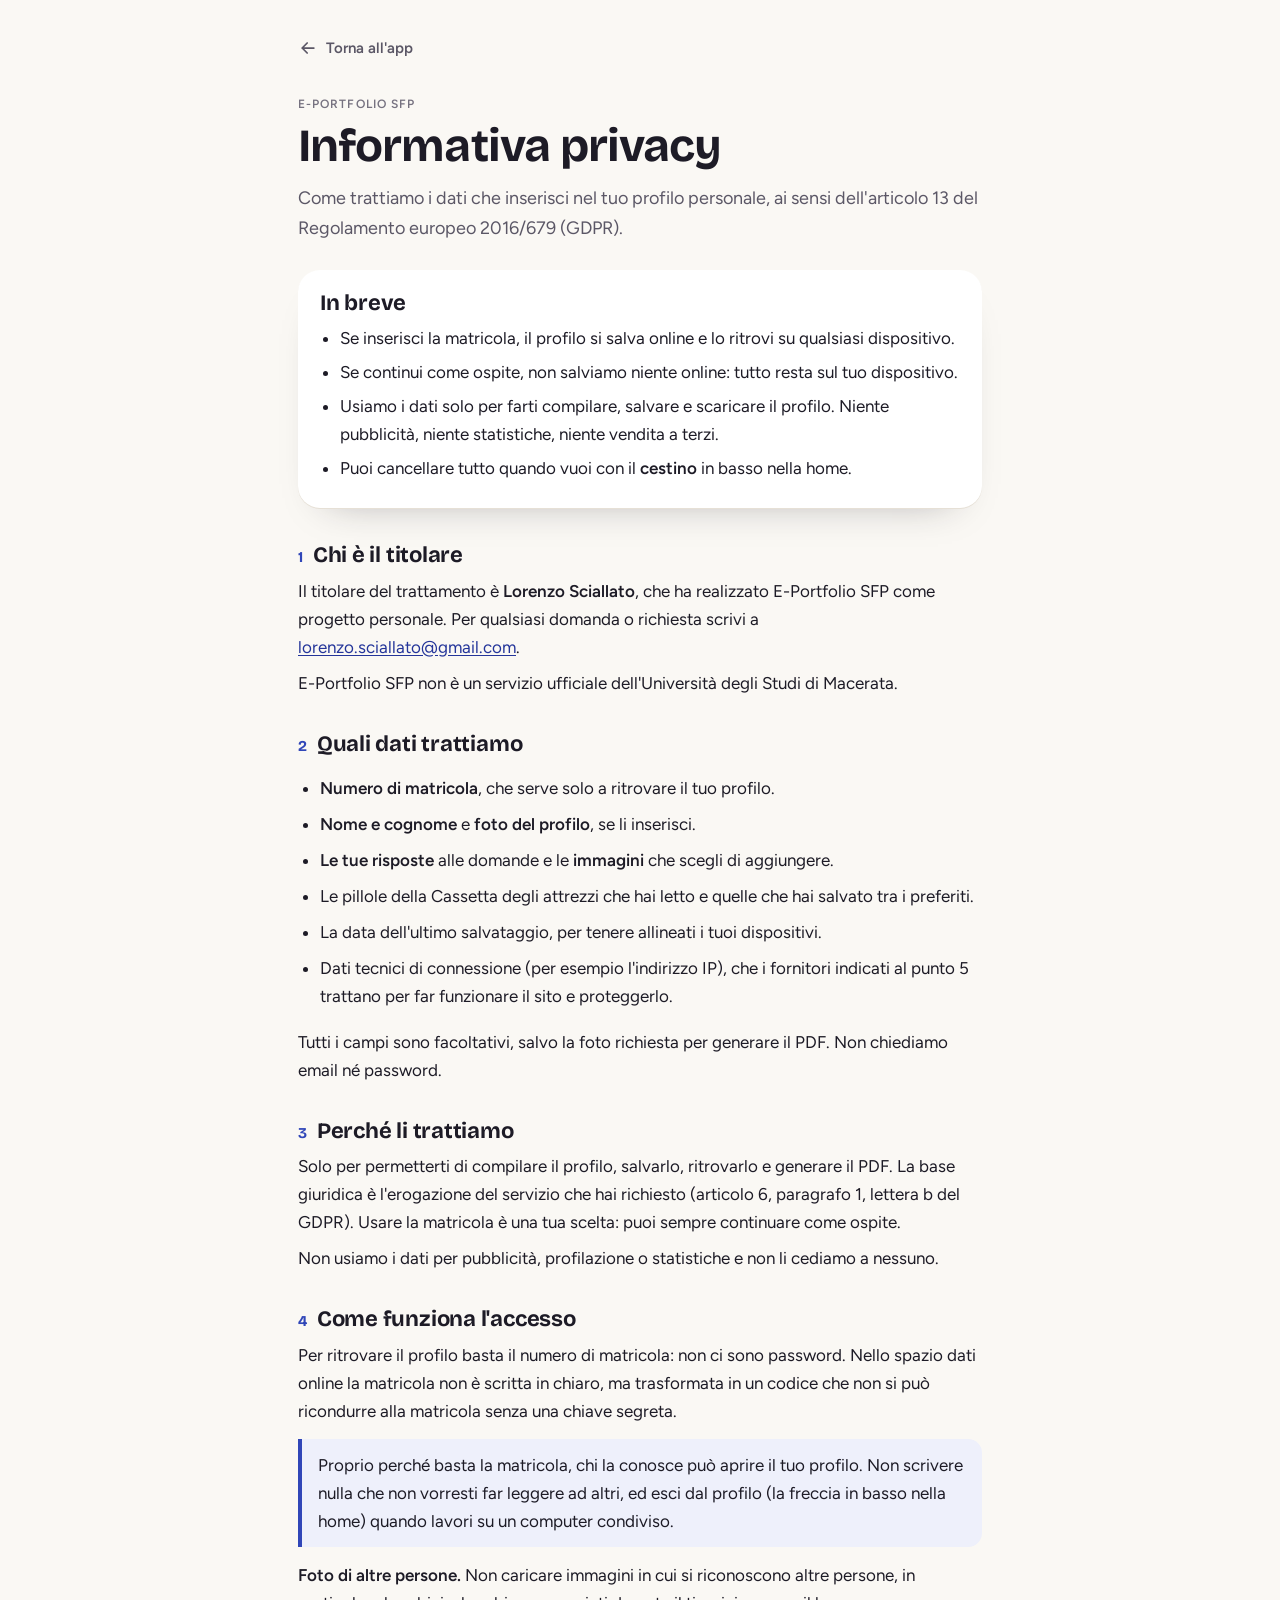
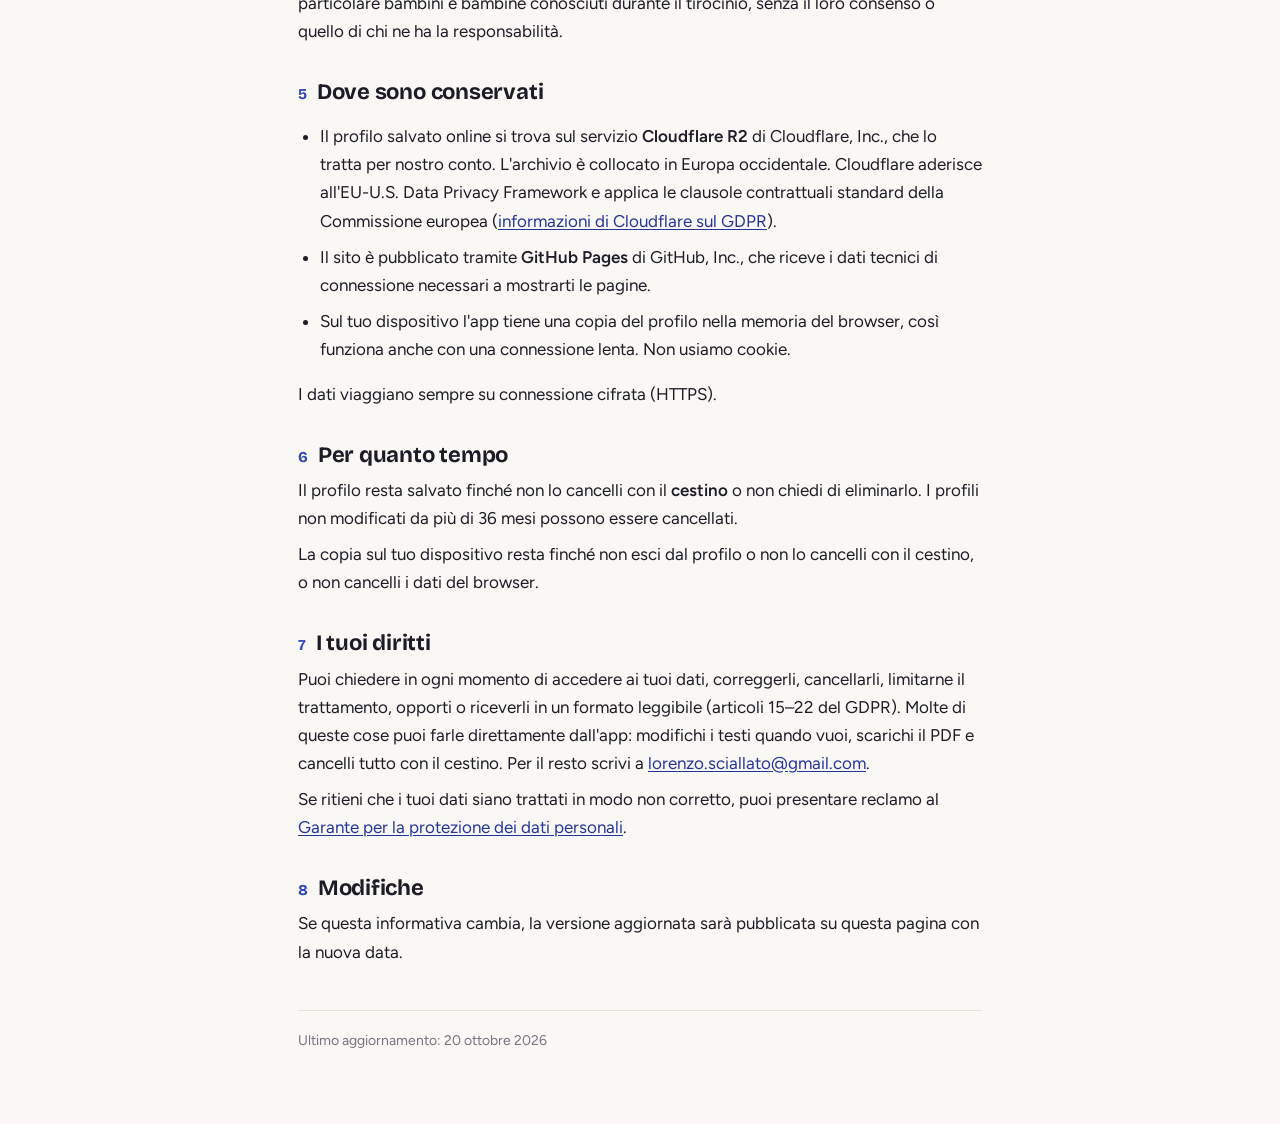
<file: privacy.html>
<!doctype html>
<html lang="it">
<head>
<meta charset="utf-8">
<meta name="viewport" content="width=device-width,initial-scale=1,viewport-fit=cover">
<title>Informativa privacy · E-Portfolio SFP</title>
<link rel="icon" type="image/png" sizes="32x32" href="icone/favicon-32.png">
<link rel="apple-touch-icon" href="icone/apple-touch-icon.png">
<meta name="description" content="Come vengono trattati i dati del profilo personale E-Portfolio SFP.">
<style>
@font-face{font-family:"Tit";src:url(assets/tit-700.ttf) format("truetype");font-weight:700;font-display:swap}
@font-face{font-family:"Txt";src:url(assets/txt-400.ttf) format("truetype");font-weight:400;font-display:swap}
@font-face{font-family:"Txt";src:url(assets/txt-600.ttf) format("truetype");font-weight:600;font-display:swap}
:root{--bg:#faf8f4;--surface:#fff;--ink:#1d1b26;--soft:#5b5766;--faint:#767280;--line:#e6e0d6;--brand:#3046b8;--brand-deep:#24359a}
*{box-sizing:border-box}
html{-webkit-text-size-adjust:100%}
body{margin:0;background:var(--bg);color:var(--ink);font:400 17px/1.65 "Txt",system-ui,sans-serif}
.wrap{max-width:720px;margin:0 auto;padding:28px max(18px,env(safe-area-inset-left)) 64px}
.torna{display:inline-flex;align-items:center;gap:8px;color:var(--soft);text-decoration:none;font-weight:600;font-size:15px;padding:8px 12px;margin-left:-12px;border-radius:12px}
.torna:hover{background:#f2eee7;color:var(--ink)}
.torna svg{width:20px;height:20px}
.eti{margin:26px 0 6px;font-size:12px;font-weight:600;letter-spacing:.09em;text-transform:uppercase;color:var(--faint)}
h1{font-family:"Tit",system-ui,sans-serif;font-weight:700;font-size:clamp(32px,7vw,46px);line-height:1.08;letter-spacing:-.02em;margin:0 0 14px}
.intro{color:var(--soft);font-size:18px;margin:0 0 26px}
.in-breve{background:var(--surface);border-radius:22px;padding:20px 22px;box-shadow:0 1px 0 var(--line),0 20px 40px -30px rgba(29,27,38,.4);margin-bottom:34px}
.in-breve h2{margin-top:0}
.in-breve ul{margin:0;padding-left:20px}
.in-breve li{margin:6px 0}
h2{font-family:"Tit",system-ui,sans-serif;font-weight:700;font-size:22px;line-height:1.2;letter-spacing:-.01em;margin:34px 0 8px;display:flex;gap:10px;align-items:baseline}
h2 b{color:var(--brand);font-size:15px;font-variant-numeric:tabular-nums}
p,li{margin:8px 0}
ul{padding-left:22px}
a{color:var(--brand-deep);text-underline-offset:2px}
.attenzione{border-left:4px solid var(--brand);background:#eef0fb;border-radius:0 14px 14px 0;padding:12px 16px;margin:14px 0}
.piede{margin-top:44px;padding-top:18px;border-top:1px solid var(--line);color:var(--faint);font-size:14px}
</style>
</head>
<body>
<main class="wrap">
  <a class="torna" href="./"><svg viewBox="0 0 24 24" fill="none" stroke="currentColor" stroke-width="2.1" stroke-linecap="round" stroke-linejoin="round" aria-hidden="true"><path d="M19 12H5M11 18l-6-6 6-6"/></svg>Torna all'app</a>
  <p class="eti">E-Portfolio SFP</p>
  <h1>Informativa privacy</h1>
  <p class="intro">Come trattiamo i dati che inserisci nel tuo profilo personale, ai sensi dell'articolo 13 del Regolamento europeo 2016/679 (GDPR).</p>

  <section class="in-breve" aria-label="In breve">
    <h2>In breve</h2>
    <ul>
      <li>Se inserisci la matricola, il profilo si salva online e lo ritrovi su qualsiasi dispositivo.</li>
      <li>Se continui come ospite, non salviamo niente online: tutto resta sul tuo dispositivo.</li>
      <li>Usiamo i dati solo per farti compilare, salvare e scaricare il profilo. Niente pubblicità, niente statistiche, niente vendita a terzi.</li>
      <li>Puoi cancellare tutto quando vuoi con il <strong>cestino</strong> in basso nella home.</li>
    </ul>
  </section>

  <h2><b>1</b>Chi è il titolare</h2>
  <p>Il titolare del trattamento è <strong>Lorenzo Sciallato</strong>, che ha realizzato E-Portfolio SFP come progetto personale. Per qualsiasi domanda o richiesta scrivi a <a href="mailto:lorenzo.sciallato@gmail.com">lorenzo.sciallato@gmail.com</a>.</p>
  <p>E-Portfolio SFP non è un servizio ufficiale dell'Università degli Studi di Macerata.</p>

  <h2><b>2</b>Quali dati trattiamo</h2>
  <ul>
    <li><strong>Numero di matricola</strong>, che serve solo a ritrovare il tuo profilo.</li>
    <li><strong>Nome e cognome</strong> e <strong>foto del profilo</strong>, se li inserisci.</li>
    <li><strong>Le tue risposte</strong> alle domande e le <strong>immagini</strong> che scegli di aggiungere.</li>
    <li>Le pillole della Cassetta degli attrezzi che hai letto e quelle che hai salvato tra i preferiti.</li>
    <li>La data dell'ultimo salvataggio, per tenere allineati i tuoi dispositivi.</li>
    <li>Dati tecnici di connessione (per esempio l'indirizzo IP), che i fornitori indicati al punto 5 trattano per far funzionare il sito e proteggerlo.</li>
  </ul>
  <p>Tutti i campi sono facoltativi, salvo la foto richiesta per generare il PDF. Non chiediamo email né password.</p>

  <h2><b>3</b>Perché li trattiamo</h2>
  <p>Solo per permetterti di compilare il profilo, salvarlo, ritrovarlo e generare il PDF. La base giuridica è l'erogazione del servizio che hai richiesto (articolo 6, paragrafo 1, lettera b del GDPR). Usare la matricola è una tua scelta: puoi sempre continuare come ospite.</p>
  <p>Non usiamo i dati per pubblicità, profilazione o statistiche e non li cediamo a nessuno.</p>

  <h2><b>4</b>Come funziona l'accesso</h2>
  <p>Per ritrovare il profilo basta il numero di matricola: non ci sono password. Nello spazio dati online la matricola non è scritta in chiaro, ma trasformata in un codice che non si può ricondurre alla matricola senza una chiave segreta.</p>
  <div class="attenzione">Proprio perché basta la matricola, chi la conosce può aprire il tuo profilo. Non scrivere nulla che non vorresti far leggere ad altri, ed esci dal profilo (la freccia in basso nella home) quando lavori su un computer condiviso.</div>
  <p><strong>Foto di altre persone.</strong> Non caricare immagini in cui si riconoscono altre persone, in particolare bambini e bambine conosciuti durante il tirocinio, senza il loro consenso o quello di chi ne ha la responsabilità.</p>

  <h2><b>5</b>Dove sono conservati</h2>
  <ul>
    <li>Il profilo salvato online si trova sul servizio <strong>Cloudflare R2</strong> di Cloudflare, Inc., che lo tratta per nostro conto. L'archivio è collocato in Europa occidentale. Cloudflare aderisce all'EU-U.S. Data Privacy Framework e applica le clausole contrattuali standard della Commissione europea (<a href="https://www.cloudflare.com/trust-hub/gdpr/" target="_blank" rel="noopener">informazioni di Cloudflare sul GDPR</a>).</li>
    <li>Il sito è pubblicato tramite <strong>GitHub Pages</strong> di GitHub, Inc., che riceve i dati tecnici di connessione necessari a mostrarti le pagine.</li>
    <li>Sul tuo dispositivo l'app tiene una copia del profilo nella memoria del browser, così funziona anche con una connessione lenta. Non usiamo cookie.</li>
  </ul>
  <p>I dati viaggiano sempre su connessione cifrata (HTTPS).</p>

  <h2><b>6</b>Per quanto tempo</h2>
  <p>Il profilo resta salvato finché non lo cancelli con il <strong>cestino</strong> o non chiedi di eliminarlo. I profili non modificati da più di 36 mesi possono essere cancellati.</p>
  <p>La copia sul tuo dispositivo resta finché non esci dal profilo o non lo cancelli con il cestino, o non cancelli i dati del browser.</p>

  <h2><b>7</b>I tuoi diritti</h2>
  <p>Puoi chiedere in ogni momento di accedere ai tuoi dati, correggerli, cancellarli, limitarne il trattamento, opporti o riceverli in un formato leggibile (articoli 15–22 del GDPR). Molte di queste cose puoi farle direttamente dall'app: modifichi i testi quando vuoi, scarichi il PDF e cancelli tutto con il cestino. Per il resto scrivi a <a href="mailto:lorenzo.sciallato@gmail.com">lorenzo.sciallato@gmail.com</a>.</p>
  <p>Se ritieni che i tuoi dati siano trattati in modo non corretto, puoi presentare reclamo al <a href="https://www.garanteprivacy.it" target="_blank" rel="noopener">Garante per la protezione dei dati personali</a>.</p>

  <h2><b>8</b>Modifiche</h2>
  <p>Se questa informativa cambia, la versione aggiornata sarà pubblicata su questa pagina con la nuova data.</p>

  <p class="piede">Ultimo aggiornamento: 20 ottobre 2026</p>
</main>
</body>
</html>
</file>
